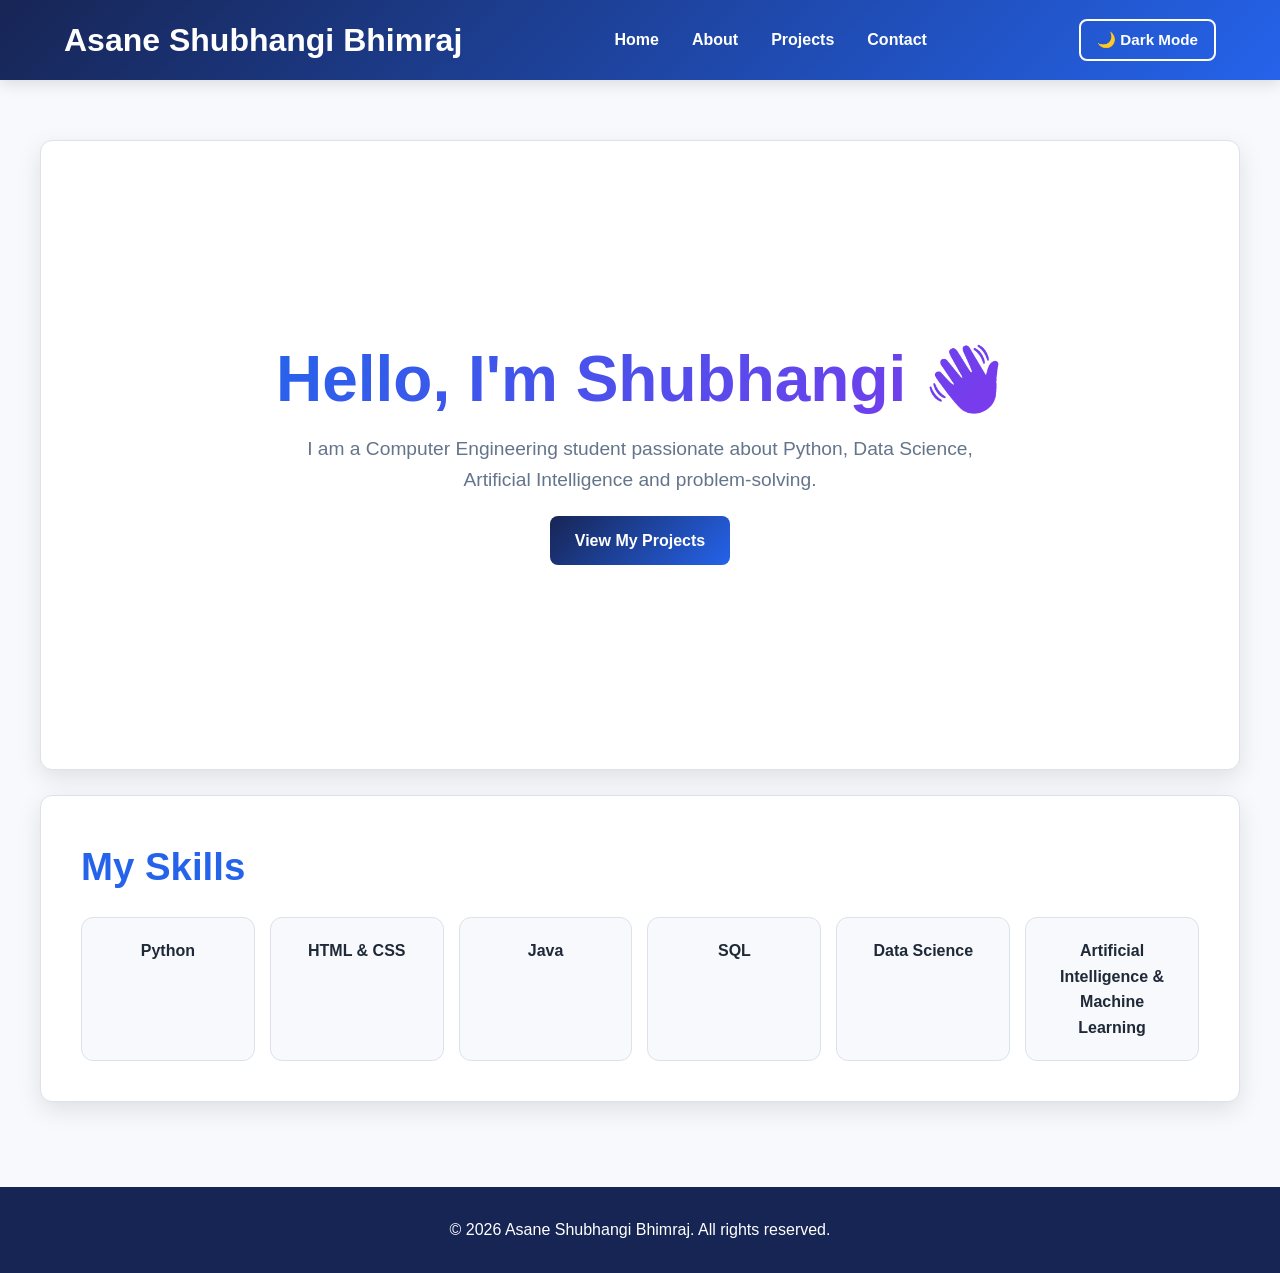
<file: index.html>
<!DOCTYPE html>
<html lang="en">

<head>
    <meta charset="UTF-8">

    <!-- Responsive Design -->
    <meta name="viewport" content="width=device-width, initial-scale=1.0">

    <!-- SEO Meta Tags -->
    <meta name="description"
        content="Accessible personal portfolio of Asane Shubhangi Bhimraj, a Computer Engineering student and aspiring Data Science Engineer.">

    <meta name="keywords"
        content="Shubhangi Asane, Computer Engineering, Data Science, Python, Artificial Intelligence, Portfolio">

    <meta name="author" content="Asane Shubhangi Bhimraj">

    <title>Asane Shubhangi Bhimraj | Portfolio</title>

    <!-- CSS -->
    <link rel="stylesheet" href="style.css">
</head>

<body>

    <!-- Skip Link for Keyboard Users -->
    <a class="skip-link" href="#main-content">
        Skip to main content
    </a>

    <!-- ================= HEADER ================= -->
    <header class="site-header">

        <nav class="main-nav" aria-label="Main Navigation">

            <!-- Portfolio Name -->
            <h1 class="logo">
                Asane Shubhangi Bhimraj
            </h1>

            <!-- Navigation Links -->
            <ul class="nav-links">

                <li>
                    <a href="index.html" aria-current="page">
                        Home
                    </a>
                </li>

                <li>
                    <a href="about.html">
                        About
                    </a>
                </li>

                <li>
                    <a href="projects.html">
                        Projects
                    </a>
                </li>

                <li>
                    <a href="contact.html">
                        Contact
                    </a>
                </li>

            </ul>

            <!-- Dark Mode Button -->
            <button id="themeToggle" type="button" aria-label="Switch to dark mode" aria-pressed="false">
                🌙 Dark Mode
            </button>

        </nav>

    </header>


    <!-- ================= MAIN CONTENT ================= -->
    <main id="main-content">

        <!-- ================= HERO SECTION ================= -->
        <section class="hero-section" aria-labelledby="hero-heading">

            <div class="hero-content">

                <h2 id="hero-heading">
                    Hello, I'm Shubhangi 👋
                </h2>

                <p>
                    I am a Computer Engineering student passionate about
                    Python, Data Science, Artificial Intelligence and
                    problem-solving.
                </p>

                <a class="primary-button" href="projects.html">
                    View My Projects
                </a>

            </div>

        </section>


        <!-- ================= SKILLS SECTION ================= -->
        <section class="skills-section" aria-labelledby="skills-heading">

            <h2 id="skills-heading">
                My Skills
            </h2>

            <ul class="skills-grid">

                <li>Python</li>

                <li>HTML &amp; CSS</li>

                <li>Java</li>

                <li>SQL</li>

                <li>Data Science</li>

                <li>Artificial Intelligence &amp; Machine Learning</li>

            </ul>

        </section>

    </main>


    <!-- ================= FOOTER ================= -->
    <footer class="site-footer">

        <p>
            &copy; 2026 Asane Shubhangi Bhimraj.
            All rights reserved.
        </p>

    </footer>


    <!-- JavaScript -->
    <script src="script.js"></script>

</body>

</html>
</file>
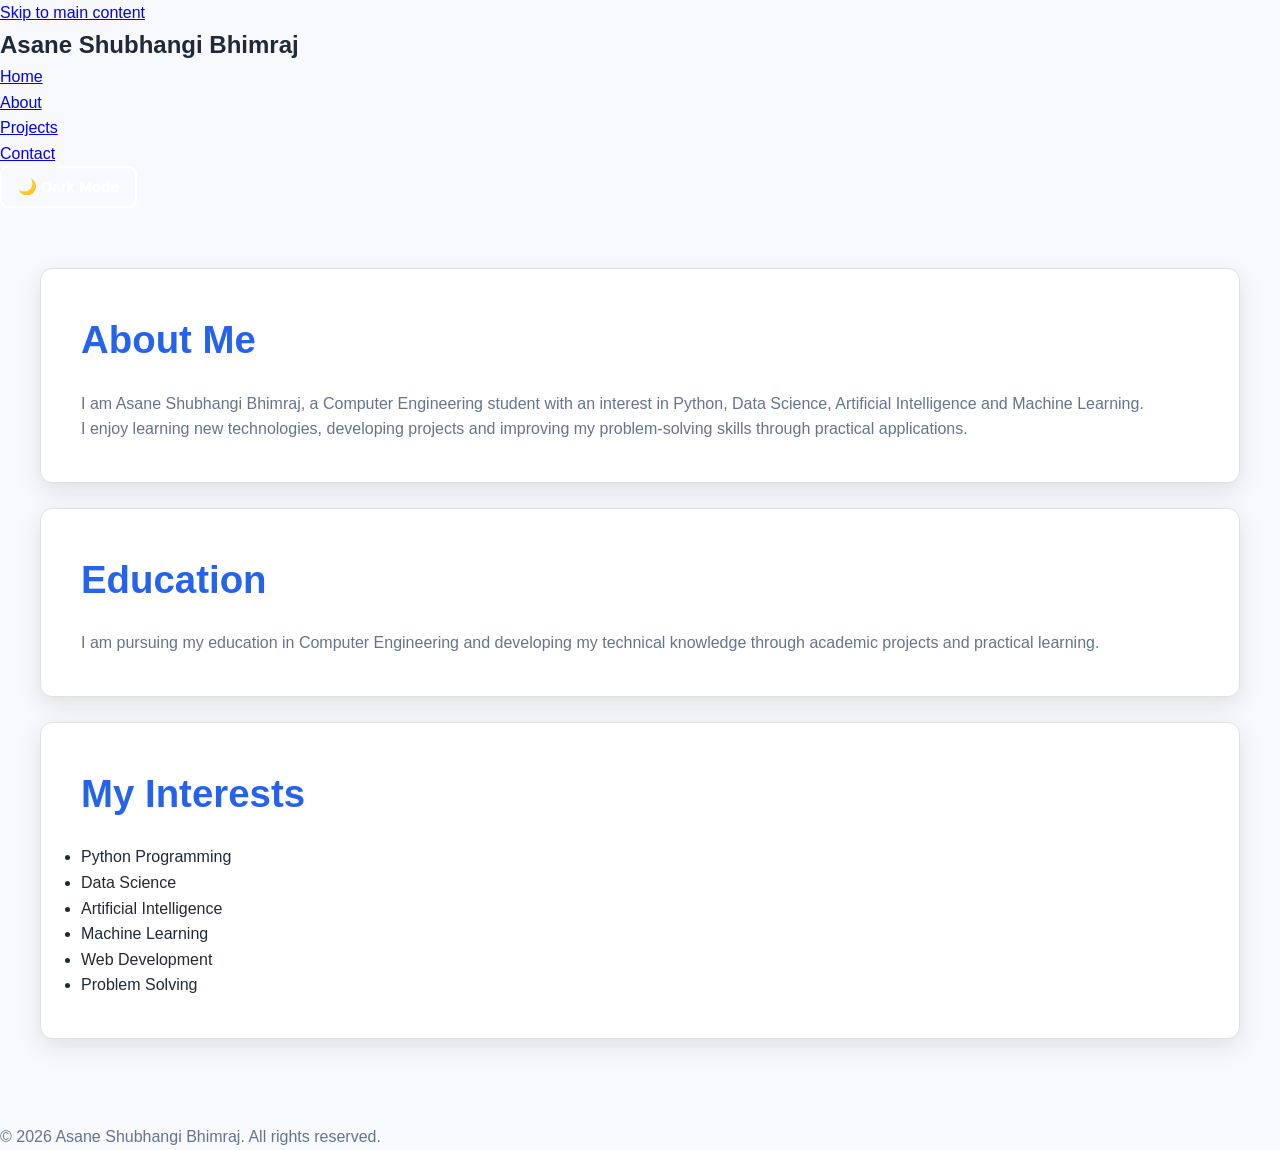
<file: about.html>
<!DOCTYPE html>
<html lang="en">

<head>
    <meta charset="UTF-8">

    <meta name="viewport" content="width=device-width, initial-scale=1.0">

    <meta name="description"
        content="About Asane Shubhangi Bhimraj, a Computer Engineering student interested in Data Science, AI and Machine Learning.">

    <meta name="author" content="Asane Shubhangi Bhimraj">

    <title>About | Asane Shubhangi Bhimraj</title>

    <link rel="stylesheet" href="style.css">
</head>

<body>

    <!-- Skip Link -->
    <a href="#main-content">Skip to main content</a>

    <!-- Header -->
    <header>

        <nav aria-label="Main Navigation">

            <h1>Asane Shubhangi Bhimraj</h1>

            <ul>
                <li>
                    <a href="index.html">Home</a>
                </li>

                <li>
                    <a href="about.html" aria-current="page">About</a>
                </li>

                <li>
                    <a href="projects.html">Projects</a>
                </li>

                <li>
                    <a href="contact.html">Contact</a>
                </li>
            </ul>

            <button id="themeToggle" type="button">
                🌙 Dark Mode
            </button>

        </nav>

    </header>


    <!-- Main Content -->
    <main id="main-content">

        <!-- About Section -->
        <section aria-labelledby="about-heading">

            <h2 id="about-heading">About Me</h2>

            <p>
                I am Asane Shubhangi Bhimraj, a Computer Engineering
                student with an interest in Python, Data Science,
                Artificial Intelligence and Machine Learning.
            </p>

            <p>
                I enjoy learning new technologies, developing projects
                and improving my problem-solving skills through
                practical applications.
            </p>

        </section>


        <!-- Education Section -->
        <section aria-labelledby="education-heading">

            <h2 id="education-heading">Education</h2>

            <p>
                I am pursuing my education in Computer Engineering and
                developing my technical knowledge through academic
                projects and practical learning.
            </p>

        </section>


        <!-- Interests Section -->
        <section aria-labelledby="interests-heading">

            <h2 id="interests-heading">My Interests</h2>

            <ul>
                <li>Python Programming</li>
                <li>Data Science</li>
                <li>Artificial Intelligence</li>
                <li>Machine Learning</li>
                <li>Web Development</li>
                <li>Problem Solving</li>
            </ul>

        </section>

    </main>


    <!-- Footer -->
    <footer>

        <p>
            &copy; 2026 Asane Shubhangi Bhimraj.
            All rights reserved.
        </p>

    </footer>


    <!-- JavaScript -->
    <script src="script.js"></script>

</body>

</html>
</file>
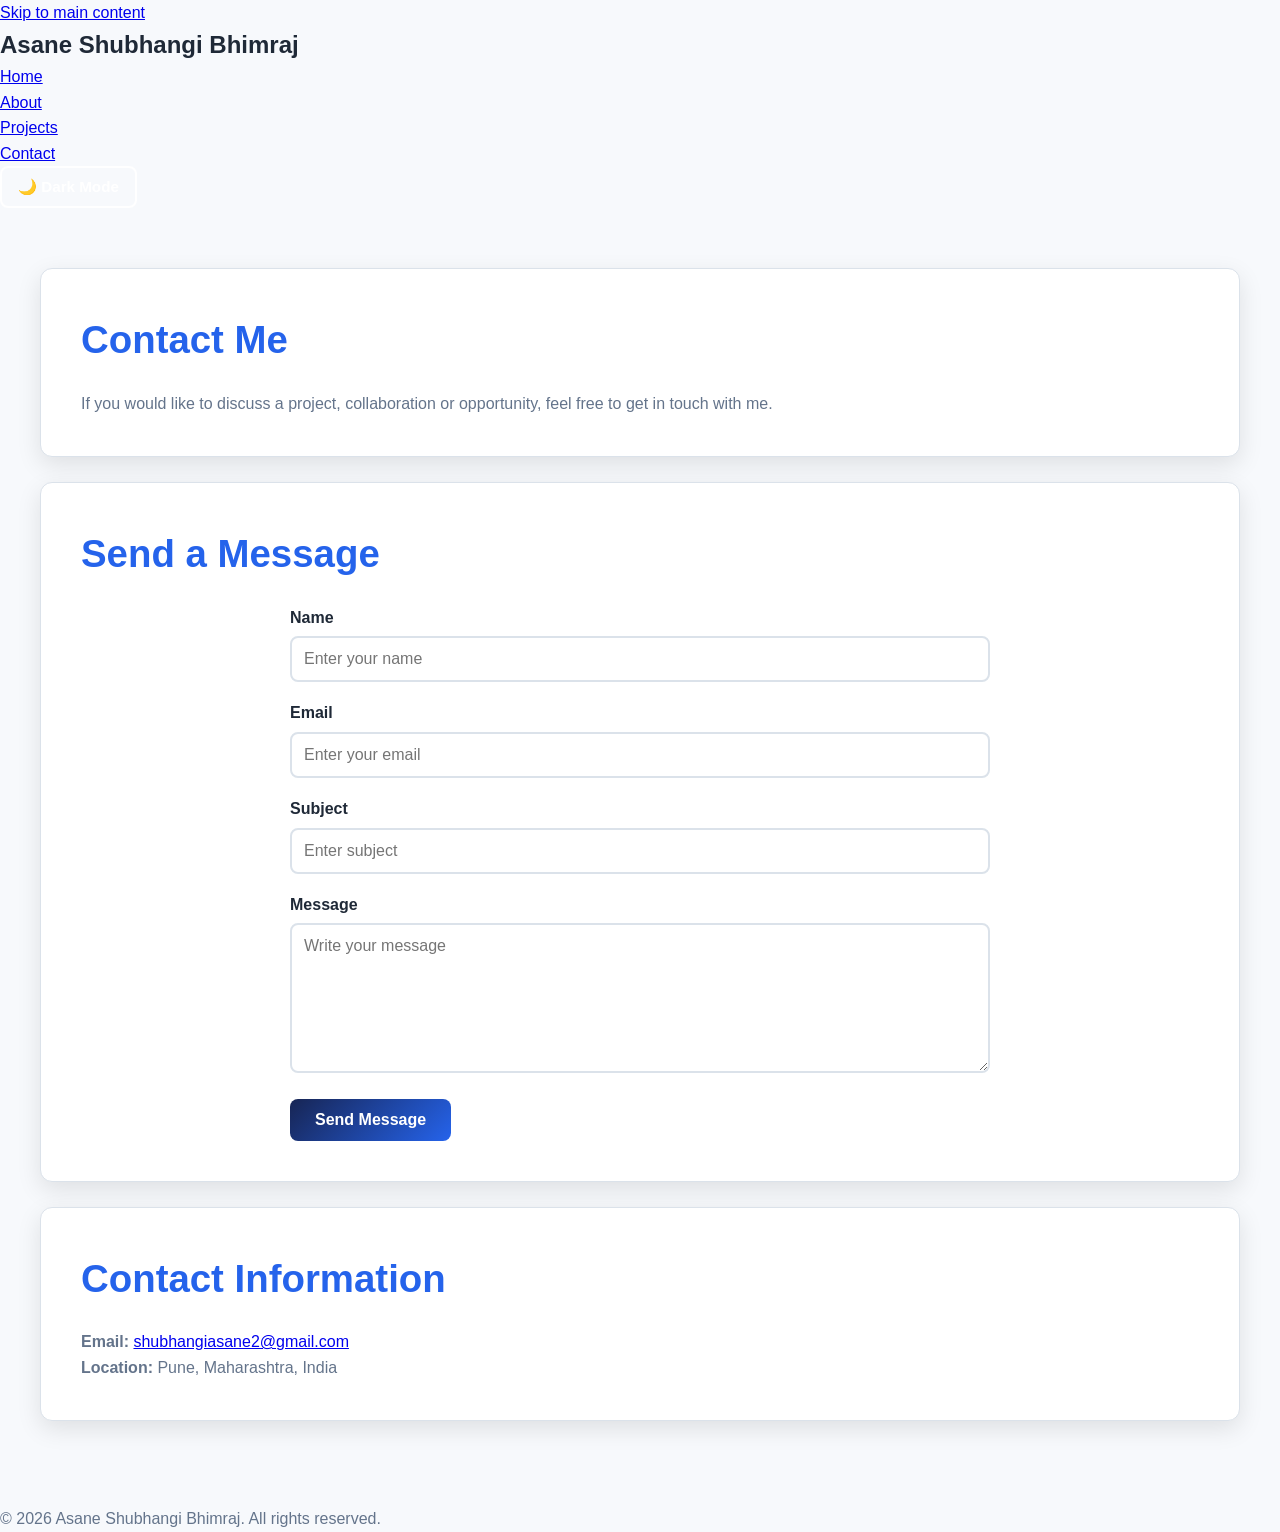
<file: contact.html>
<!DOCTYPE html>
<html lang="en">

<head>
    <meta charset="UTF-8">

    <meta name="viewport" content="width=device-width, initial-scale=1.0">

    <meta name="description"
        content="Contact Asane Shubhangi Bhimraj for projects, collaboration and opportunities.">

    <meta name="author" content="Asane Shubhangi Bhimraj">

    <title>Contact | Asane Shubhangi Bhimraj</title>

    <link rel="stylesheet" href="style.css">
</head>

<body>

    <!-- Skip Link -->
    <a href="#main-content">Skip to main content</a>

    <!-- Header -->
    <header>

        <nav aria-label="Main Navigation">

            <h1>Asane Shubhangi Bhimraj</h1>

            <ul>

                <li>
                    <a href="index.html">Home</a>
                </li>

                <li>
                    <a href="about.html">About</a>
                </li>

                <li>
                    <a href="projects.html">Projects</a>
                </li>

                <li>
                    <a href="contact.html" aria-current="page">
                        Contact
                    </a>
                </li>

            </ul>

            <button id="themeToggle" type="button">
                🌙 Dark Mode
            </button>

        </nav>

    </header>


    <!-- Main Content -->
    <main id="main-content">

        <!-- Contact Introduction -->
        <section aria-labelledby="contact-heading">

            <h2 id="contact-heading">Contact Me</h2>

            <p>
                If you would like to discuss a project, collaboration
                or opportunity, feel free to get in touch with me.
            </p>

        </section>


        <!-- Contact Form -->
        <section aria-labelledby="form-heading">

            <h2 id="form-heading">Send a Message</h2>

            <form>

                <div>
                    <label for="name">Name</label>

                    <input
                        type="text"
                        id="name"
                        name="name"
                        placeholder="Enter your name"
                        required>
                </div>


                <div>
                    <label for="email">Email</label>

                    <input
                        type="email"
                        id="email"
                        name="email"
                        placeholder="Enter your email"
                        required>
                </div>


                <div>
                    <label for="subject">Subject</label>

                    <input
                        type="text"
                        id="subject"
                        name="subject"
                        placeholder="Enter subject"
                        required>
                </div>


                <div>
                    <label for="message">Message</label>

                    <textarea
                        id="message"
                        name="message"
                        rows="6"
                        placeholder="Write your message"
                        required></textarea>
                </div>


                <button type="submit">
                    Send Message
                </button>

            </form>

        </section>


        <!-- Contact Information -->
        <section aria-labelledby="details-heading">

            <h2 id="details-heading">Contact Information</h2>

            <p>
                <strong>Email:</strong>
                <a href="mailto:shubhangiasane2@gmail.com">
                    shubhangiasane2@gmail.com
                </a>
            </p>

            <p>
                <strong>Location:</strong>
                Pune, Maharashtra, India
            </p>

        </section>

    </main>


    <!-- Footer -->
    <footer>

        <p>
            &copy; 2026 Asane Shubhangi Bhimraj.
            All rights reserved.
        </p>

    </footer>


    <!-- JavaScript -->
    <script src="script.js"></script>

</body>

</html>
</file>
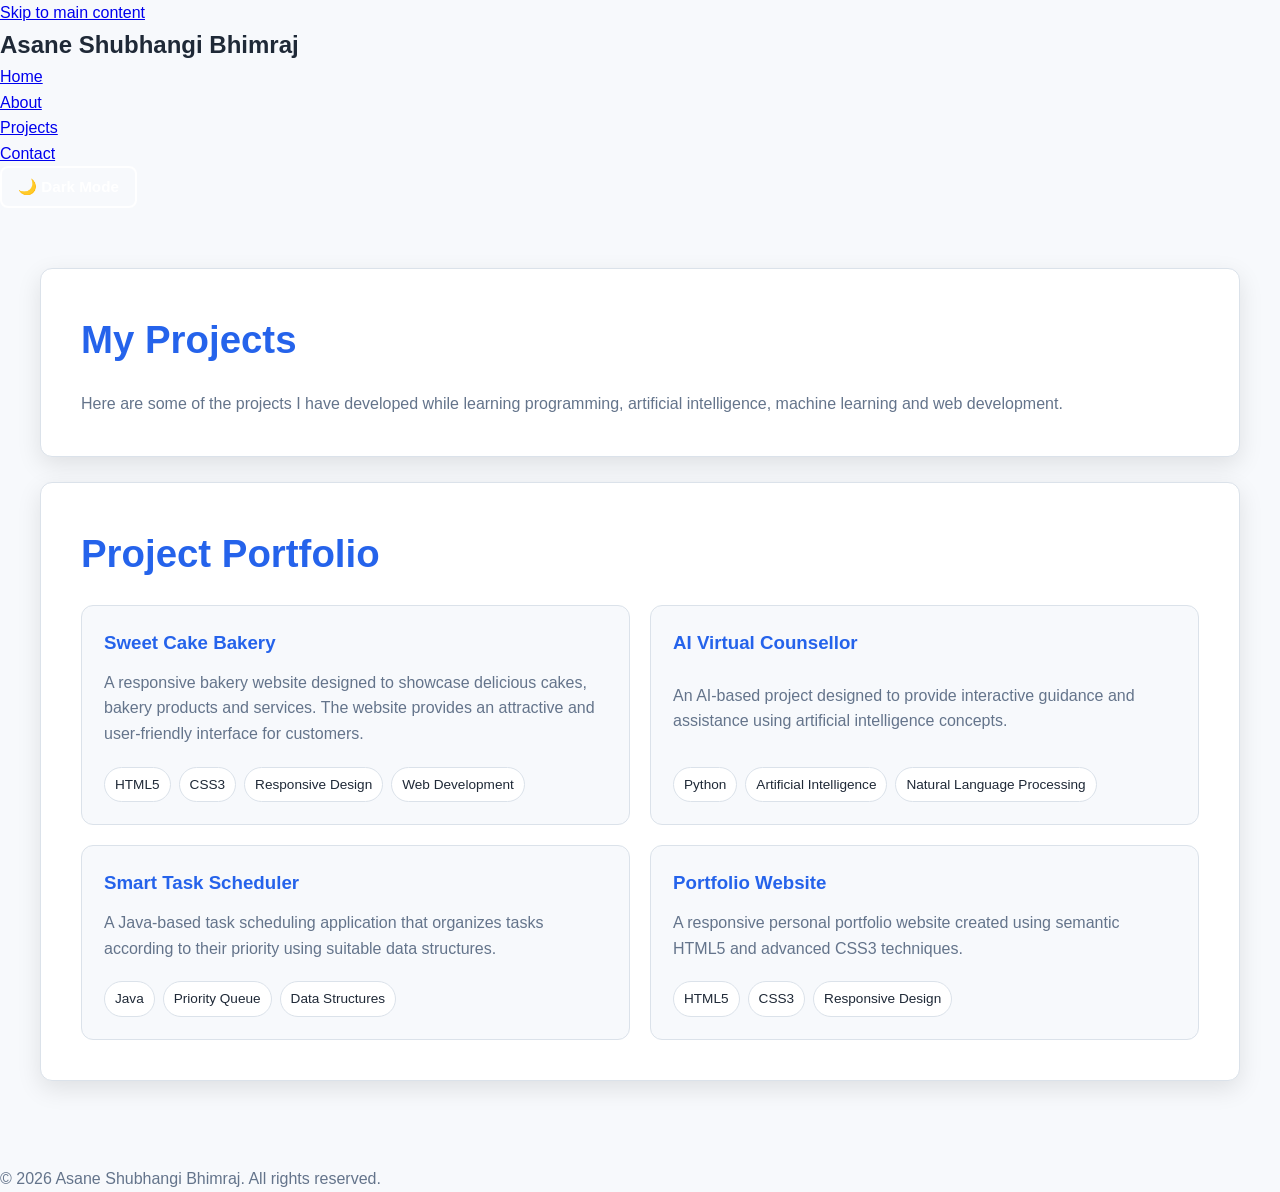
<file: projects.html>
<!DOCTYPE html>
<html lang="en">

<head>
    <meta charset="UTF-8">

    <meta name="viewport" content="width=device-width, initial-scale=1.0">

    <meta name="description"
        content="Projects developed by Asane Shubhangi Bhimraj using Python, AI, Machine Learning and web technologies.">

    <meta name="author" content="Asane Shubhangi Bhimraj">

    <title>Projects | Asane Shubhangi Bhimraj</title>

    <link rel="stylesheet" href="style.css">
</head>

<body>

    <!-- Skip Link -->
    <a href="#main-content">Skip to main content</a>

    <!-- Header -->
    <header>

        <nav aria-label="Main Navigation">

            <h1>Asane Shubhangi Bhimraj</h1>

            <ul>
                <li>
                    <a href="index.html">Home</a>
                </li>

                <li>
                    <a href="about.html">About</a>
                </li>

                <li>
                    <a href="projects.html" aria-current="page">
                        Projects
                    </a>
                </li>

                <li>
                    <a href="contact.html">Contact</a>
                </li>
            </ul>

            <button id="themeToggle" type="button">
                🌙 Dark Mode
            </button>

        </nav>

    </header>


    <!-- Main Content -->
    <main id="main-content">

        <!-- Projects Introduction -->
        <section aria-labelledby="projects-heading">

            <h2 id="projects-heading">My Projects</h2>

            <p>
                Here are some of the projects I have developed while
                learning programming, artificial intelligence,
                machine learning and web development.
            </p>

        </section>


        <!-- Project Grid -->
        <section aria-labelledby="project-list-heading">

            <h2 id="project-list-heading">Project Portfolio</h2>

            <div class="project-grid">

               <!-- Project 1 -->
<article class="project-card">

    <h3>Sweet Cake Bakery</h3>

    <p>
        A responsive bakery website designed to showcase delicious
        cakes, bakery products and services. The website provides
        an attractive and user-friendly interface for customers.
    </p>

    <ul>
        <li>HTML5</li>
        <li>CSS3</li>
        <li>Responsive Design</li>
        <li>Web Development</li>
    </ul>

</article>


                <!-- Project 2 -->
                <article class="project-card">

                    <h3>AI Virtual Counsellor</h3>

                    <p>
                        An AI-based project designed to provide
                        interactive guidance and assistance using
                        artificial intelligence concepts.
                    </p>

                    <ul>
                        <li>Python</li>
                        <li>Artificial Intelligence</li>
                        <li>Natural Language Processing</li>
                    </ul>

                </article>


                <!-- Project 3 -->
                <article class="project-card">

                    <h3>Smart Task Scheduler</h3>

                    <p>
                        A Java-based task scheduling application that
                        organizes tasks according to their priority
                        using suitable data structures.
                    </p>

                    <ul>
                        <li>Java</li>
                        <li>Priority Queue</li>
                        <li>Data Structures</li>
                    </ul>

                </article>


                <!-- Project 4 -->
                <article class="project-card">

                    <h3>Portfolio Website</h3>

                    <p>
                        A responsive personal portfolio website created
                        using semantic HTML5 and advanced CSS3
                        techniques.
                    </p>

                    <ul>
                        <li>HTML5</li>
                        <li>CSS3</li>
                        <li>Responsive Design</li>
                    </ul>

                </article>

            </div>

        </section>

    </main>


    <!-- Footer -->
    <footer>

        <p>
            &copy; 2026 Asane Shubhangi Bhimraj.
            All rights reserved.
        </p>

    </footer>


    <!-- JavaScript -->
    <script src="script.js"></script>

</body>

</html>
</file>
<file: style.css>
/* =========================================================
   ADVANCED CSS3 & RESPONSIVE ARCHITECTURE
   Mobile-First Portfolio Design
========================================================= */


/* =========================================================
   1. CSS VARIABLES
========================================================= */

:root {

    --primary-color: #172554;
    --secondary-color: #2563eb;
    --accent-color: #7c3aed;

    --background-color: #f7f9fc;
    --surface-color: #ffffff;

    --text-color: #1f2937;
    --muted-text: #64748b;

    --border-color: #dbe2ea;

    --white: #ffffff;
    --black: #000000;

    --focus-color: #ffbf00;

    --shadow:
        0 8px 25px rgba(0, 0, 0, 0.10);

    --radius: 12px;

    --transition:
        0.3s ease;

    --max-width:
        1200px;
}


/* =========================================================
   2. DARK MODE VARIABLES
========================================================= */

.dark-mode {

    --background-color: #0f172a;

    --surface-color: #1e293b;

    --text-color: #f8fafc;

    --muted-text: #cbd5e1;

    --border-color: #475569;

    --shadow:
        0 8px 25px rgba(0, 0, 0, 0.35);
}


/* =========================================================
   3. RESET & GLOBAL STYLES
========================================================= */

* {
    box-sizing: border-box;
    margin: 0;
    padding: 0;
}


html {
    scroll-behavior: smooth;
}


body {

    min-height: 100vh;

    font-family:
        Arial,
        Helvetica,
        sans-serif;

    line-height: 1.6;

    background-color:
        var(--background-color);

    color:
        var(--text-color);

    transition:
        background-color var(--transition),
        color var(--transition);
}


img {

    display: block;

    max-width: 100%;

    height: auto;
}


button,
input,
textarea {

    font-family: inherit;
}


/* =========================================================
   4. ACCESSIBILITY - SKIP LINK
========================================================= */

.skip-link {

    position: absolute;

    left: -9999px;

    top: 10px;

    z-index: 9999;

    padding: 10px 15px;

    background-color:
        var(--white);

    color:
        var(--black);

    text-decoration: none;

    font-weight: bold;

    border-radius: 6px;
}


.skip-link:focus {

    left: 10px;
}


/* =========================================================
   5. ACCESSIBILITY - FOCUS
========================================================= */

a:focus-visible,
button:focus-visible,
input:focus-visible,
textarea:focus-visible {

    outline:
        3px solid var(--focus-color);

    outline-offset:
        3px;
}


/* =========================================================
   6. HEADER
========================================================= */

.site-header {

    position: sticky;

    top: 0;

    z-index: 1000;

    padding:
        16px 5%;

    background:
        linear-gradient(135deg,
            var(--primary-color),
            var(--secondary-color));

    color:
        var(--white);

    box-shadow:
        0 4px 15px rgba(0, 0, 0, 0.12);
}


/* =========================================================
   7. NAVIGATION - FLEXBOX
========================================================= */

.main-nav {

    max-width:
        var(--max-width);

    margin:
        0 auto;

    display:
        flex;

    flex-direction:
        column;

    align-items:
        center;

    justify-content:
        center;

    gap:
        14px;
}


.logo {

    font-size:
        clamp(1.3rem, 5vw, 2rem);

    text-align:
        center;

    line-height:
        1.2;
}


/* =========================================================
   8. NAVIGATION LINKS
========================================================= */

.nav-links {

    width:
        100%;

    display:
        flex;

    flex-direction:
        column;

    align-items:
        center;

    gap:
        5px;

    list-style:
        none;
}


.nav-links li {

    width:
        100%;

    text-align:
        center;
}


.nav-links a {

    display:
        block;

    width:
        100%;

    padding:
        9px 14px;

    color:
        var(--white);

    text-decoration:
        none;

    font-weight:
        bold;

    border-radius:
        8px;

    transition:
        var(--transition);
}


.nav-links a:hover,
.nav-links a:focus-visible {

    background-color:
        var(--white);

    color:
        var(--primary-color);

    transform:
        translateY(-2px);
}


/* =========================================================
   9. DARK MODE BUTTON
========================================================= */

#themeToggle {

    padding:
        10px 16px;

    border:
        2px solid var(--white);

    border-radius:
        8px;

    background:
        transparent;

    color:
        var(--white);

    font-size:
        0.95rem;

    font-weight:
        bold;

    cursor:
        pointer;

    transition:
        var(--transition);
}


#themeToggle:hover,
#themeToggle:focus-visible {

    background:
        var(--white);

    color:
        var(--primary-color);

    transform:
        translateY(-2px);
}


/* =========================================================
   10. MAIN CONTAINER
========================================================= */

main {

    width:
        min(100% - 24px, var(--max-width));

    margin:
        0 auto;

    padding:
        30px 0;
}


/* =========================================================
   11. COMMON SECTION
========================================================= */

section {

    margin-bottom:
        25px;

    padding:
        25px 20px;

    background:
        var(--surface-color);

    border:
        1px solid var(--border-color);

    border-radius:
        var(--radius);

    box-shadow:
        var(--shadow);

    transition:
        background-color var(--transition),
        color var(--transition),
        transform var(--transition),
        box-shadow var(--transition);
}


section:hover {

    transform:
        translateY(-4px);
}


/* =========================================================
   12. HEADINGS
========================================================= */

h2 {

    margin-bottom:
        20px;

    color:
        var(--secondary-color);

    font-size:
        clamp(1.6rem, 6vw, 2.4rem);
}


h3 {

    color:
        var(--secondary-color);
}


/* =========================================================
   13. PARAGRAPHS
========================================================= */

p {

    color:
        var(--muted-text);
}


/* =========================================================
   14. HERO SECTION - CSS GRID
========================================================= */

.hero-section {

    min-height:
        55vh;

    display:
        grid;

    grid-template-columns:
        1fr;

    place-items:
        center;

    text-align:
        center;

    padding:
        40px 20px;
}


.hero-content {

    max-width:
        800px;
}


/* =========================================================
   15. HERO HEADING
========================================================= */

#hero-heading {

    margin-bottom:
        20px;

    font-size:
        clamp(2rem, 10vw, 4rem);

    line-height:
        1.1;

    background:
        linear-gradient(135deg,
            var(--secondary-color),
            var(--accent-color));

    -webkit-background-clip:
        text;

    background-clip:
        text;

    -webkit-text-fill-color:
        transparent;
}


/* =========================================================
   16. HERO PARAGRAPH
========================================================= */

.hero-content p {

    max-width:
        700px;

    margin:
        0 auto 20px;

    font-size:
        clamp(1rem, 3vw, 1.2rem);
}


/* =========================================================
   17. PRIMARY BUTTON
========================================================= */

.primary-button {

    display:
        inline-block;

    padding:
        12px 25px;

    background:
        linear-gradient(135deg,
            var(--primary-color),
            var(--secondary-color));

    color:
        var(--white);

    text-decoration:
        none;

    font-weight:
        bold;

    border-radius:
        8px;

    transition:
        var(--transition);
}


.primary-button:hover,
.primary-button:focus-visible {

    transform:
        translateY(-4px) scale(1.03);

    box-shadow:
        var(--shadow);
}


/* =========================================================
   18. SKILLS - CSS GRID
========================================================= */

.skills-grid {

    display:
        grid;

    grid-template-columns:
        1fr;

    gap:
        15px;

    list-style:
        none;
}


/* =========================================================
   19. SKILL CARDS
========================================================= */

.skills-grid li {

    padding:
        20px;

    background:
        var(--background-color);

    color:
        var(--text-color);

    border:
        1px solid var(--border-color);

    border-radius:
        var(--radius);

    text-align:
        center;

    font-weight:
        bold;

    transition:
        var(--transition);
}


.skills-grid li:hover {

    transform:
        translateY(-5px);

    border-color:
        var(--secondary-color);

    box-shadow:
        var(--shadow);
}


/* =========================================================
   20. PROJECT GRID
   Works with projects.html
========================================================= */

.project-grid {

    display:
        grid;

    grid-template-columns:
        1fr;

    gap:
        20px;
}


/* =========================================================
   21. PROJECT CARD - FLEXBOX
========================================================= */

.project-card {

    display:
        flex;

    flex-direction:
        column;

    justify-content:
        space-between;

    padding:
        22px;

    background:
        var(--background-color);

    border:
        1px solid var(--border-color);

    border-radius:
        var(--radius);

    transition:
        var(--transition);
}


.project-card:hover {

    transform:
        translateY(-6px);

    border-color:
        var(--secondary-color);

    box-shadow:
        var(--shadow);
}


.project-card h3 {

    margin-bottom:
        12px;
}


.project-card p {

    margin-bottom:
        20px;
}


/* =========================================================
   22. PROJECT TECHNOLOGY TAGS - FLEXBOX
========================================================= */

.project-card ul {

    display:
        flex;

    flex-wrap:
        wrap;

    gap:
        8px;

    list-style:
        none;
}


.project-card li {

    padding:
        6px 10px;

    background:
        var(--surface-color);

    color:
        var(--text-color);

    border:
        1px solid var(--border-color);

    border-radius:
        20px;

    font-size:
        0.85rem;
}


/* =========================================================
   23. CONTACT FORM
========================================================= */

form {

    width:
        100%;

    max-width:
        700px;

    margin:
        0 auto;
}


form div {

    margin-bottom:
        18px;
}


label {

    display:
        block;

    margin-bottom:
        6px;

    font-weight:
        bold;
}


input,
textarea {

    width:
        100%;

    padding:
        12px;

    border:
        2px solid var(--border-color);

    border-radius:
        8px;

    background:
        var(--surface-color);

    color:
        var(--text-color);

    font-size:
        1rem;

    transition:
        var(--transition);
}


input:focus,
textarea:focus {

    border-color:
        var(--secondary-color);
}


textarea {

    min-height:
        150px;

    resize:
        vertical;
}


/* =========================================================
   24. FORM BUTTON
========================================================= */

form button {

    padding:
        12px 25px;

    border:
        none;

    border-radius:
        8px;

    background:
        linear-gradient(135deg,
            var(--primary-color),
            var(--secondary-color));

    color:
        var(--white);

    font-size:
        1rem;

    font-weight:
        bold;

    cursor:
        pointer;

    transition:
        var(--transition);
}


form button:hover,
form button:focus-visible {

    transform:
        translateY(-3px);

    box-shadow:
        var(--shadow);
}


/* =========================================================
   25. SMALL TEXT
========================================================= */

small {

    display:
        block;

    margin-top:
        5px;

    color:
        var(--muted-text);
}


/* =========================================================
   26. FOOTER
========================================================= */

.site-footer {

    padding:
        30px 5%;

    background:
        var(--primary-color);

    color:
        var(--white);

    text-align:
        center;
}


.site-footer p {

    color:
        var(--white);
}


/* =========================================================
   27. TABLET - 768px+
========================================================= */

@media (min-width: 768px) {

    .site-header {

        padding:
            18px 5%;
    }


    .main-nav {

        flex-direction:
            row;

        justify-content:
            space-between;

        gap:
            20px;
    }


    .logo {

        text-align:
            left;

        flex-shrink:
            0;
    }


    .nav-links {

        width:
            auto;

        flex-direction:
            row;

        justify-content:
            center;

        flex-wrap:
            wrap;

        gap:
            5px;
    }


    .nav-links li {

        width:
            auto;
    }


    .nav-links a {

        width:
            auto;
    }


    #themeToggle {

        flex-shrink:
            0;
    }


    main {

        width:
            min(100% - 40px, var(--max-width));

        padding:
            45px 0;
    }


    section {

        padding:
            35px;
    }


    .hero-section {

        min-height:
            65vh;

        padding:
            60px;
    }


    .skills-grid {

        grid-template-columns:
            repeat(2, 1fr);
    }


    .project-grid {

        grid-template-columns:
            repeat(2, 1fr);
    }
}


/* =========================================================
   28. DESKTOP - 1024px+
========================================================= */

@media (min-width: 1024px) {

    main {

        padding:
            60px 0;
    }


    section {

        padding:
            40px;
    }


    .hero-section {

        min-height:
            70vh;
    }


    .skills-grid {

        grid-template-columns:
            repeat(3, 1fr);
    }


    .project-grid {

        grid-template-columns:
            repeat(2, 1fr);
    }
}


/* =========================================================
   29. LARGE DESKTOP - 1200px+
========================================================= */

@media (min-width: 1200px) {

    .skills-grid {

        grid-template-columns:
            repeat(6, 1fr);
    }


    .project-grid {

        grid-template-columns:
            repeat(2, 1fr);
    }
}


/* =========================================================
   30. REDUCED MOTION
========================================================= */

@media (prefers-reduced-motion: reduce) {

    html {

        scroll-behavior:
            auto;
    }


    *,
    *::before,
    *::after {

        animation:
            none !important;

        transition:
            none !important;
    }
}
</file>
